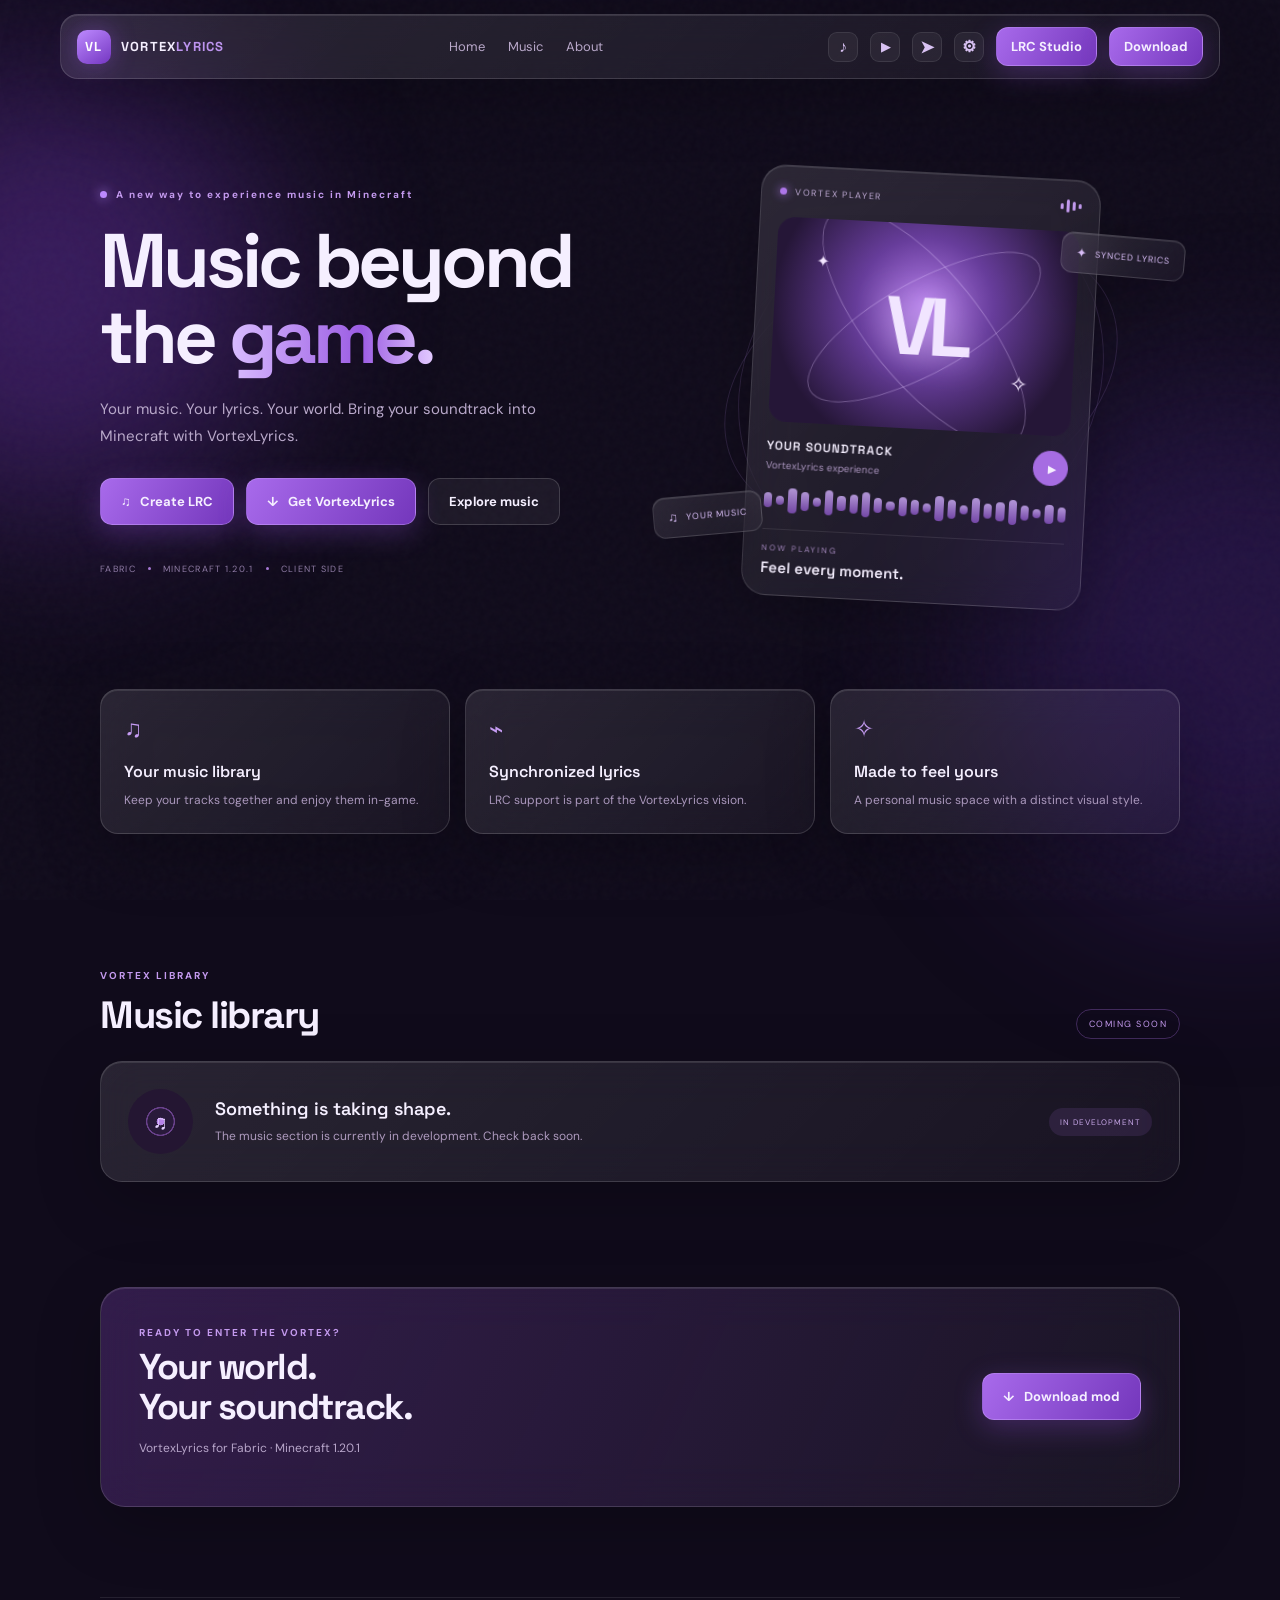
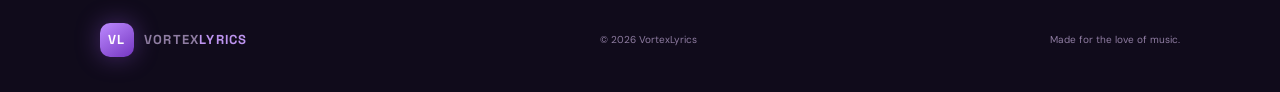
<file: index.html>
<!doctype html>
<html lang="en">
<head>
<meta charset="utf-8"><meta name="viewport" content="width=device-width,initial-scale=1">
<meta name="theme-color" content="#100b1b"><meta name="description" content="VortexLyrics — music and lyrics for Minecraft.">
<title>VortexLyrics</title>
<link rel="preconnect" href="https://fonts.googleapis.com"><link rel="preconnect" href="https://fonts.gstatic.com" crossorigin>
<link href="https://fonts.googleapis.com/css2?family=DM+Sans:wght@400;500;600;700&family=Space+Grotesk:wght@400;500;600;700&display=swap" rel="stylesheet">
<link rel="stylesheet" href="style.css">
</head>
<body>
<div class="ambient a1"></div><div class="ambient a2"></div><div class="grain"></div>
<header class="nav glass">
  <a class="brand" href="#home"><span class="mark">VL</span><span>VORTEX<span class="muted">LYRICS</span></span></a>
  <nav class="desktop-nav"><a href="#home" data-en="Home" data-ru="Главная">Home</a><a href="#music" data-en="Music" data-ru="Музыка">Music</a><a href="#about" data-en="About" data-ru="О проекте">About</a></nav>
  <div class="nav-right">
    <a class="social" href="#" data-social="tiktok" aria-label="TikTok" title="TikTok">♪</a>
    <a class="social yt" href="#" data-social="youtube" aria-label="YouTube" title="YouTube">▶</a>
    <a class="social tg" href="#" data-social="telegram" aria-label="Telegram" title="Telegram">➤</a>
    <button class="settings-open" id="settingsOpen" aria-label="Settings" title="Settings">⚙</button>
    <a class="button small" href="editor.html" data-en="LRC Studio" data-ru="LRC-редактор">LRC Studio</a><a class="button small" href="#download" data-en="Download" data-ru="Скачать">Download</a>
  </div>
</header>

<main id="home">
<section class="hero wrap">
  <div class="hero-copy">
    <div class="eyebrow"><span class="pulse"></span><span data-en="A new way to experience music in Minecraft" data-ru="Новый способ слушать музыку в Minecraft">A new way to experience music in Minecraft</span></div>
    <h1>Music beyond<br>the <span>game.</span></h1>
    <p data-en="Your music. Your lyrics. Your world. Bring your soundtrack into Minecraft with VortexLyrics." data-ru="Твоя музыка. Твои тексты. Твой мир. Добавь собственный саундтрек в Minecraft с VortexLyrics.">Your music. Your lyrics. Your world. Bring your soundtrack into Minecraft with VortexLyrics.</p>
    <div class="hero-buttons"><a class="button" href="editor.html"><span>♫</span> <span data-en="Create LRC" data-ru="Создать LRC">Create LRC</span></a><a class="button" href="#download"><span>↓</span> <span data-en="Get VortexLyrics" data-ru="Скачать VortexLyrics">Get VortexLyrics</span></a><a class="button ghost" href="#music" data-en="Explore music" data-ru="К музыке">Explore music</a></div>
    <div class="compat"><span>FABRIC</span><i></i><span>MINECRAFT 1.20.1</span><i></i><span>CLIENT SIDE</span></div>
  </div>
  <div class="hero-art">
    <div class="orbit orbit-one"></div><div class="orbit orbit-two"></div>
    <div class="visual-card glass">
      <div class="card-top"><span class="tiny-dot"></span><span>VORTEX PLAYER</span><span class="equalizer"><b></b><b></b><b></b><b></b></span></div>
      <div class="album"><div class="album-vl">VL</div><div class="spark s1">✦</div><div class="spark s2">✧</div></div>
      <div class="track"><div><strong>YOUR SOUNDTRACK</strong><small>VortexLyrics experience</small></div><span class="play">▶</span></div>
      <div class="wave"><span></span><span></span><span></span><span></span><span></span><span></span><span></span><span></span><span></span><span></span><span></span><span></span><span></span><span></span><span></span><span></span><span></span><span></span><span></span><span></span><span></span><span></span><span></span><span></span><span></span></div>
      <div class="lyric"><small>NOW PLAYING</small><strong>Feel every moment.</strong></div>
    </div>
    <div class="float-chip chip-one glass">✦ <span>SYNCED LYRICS</span></div><div class="float-chip chip-two glass">♫ <span>YOUR MUSIC</span></div>
  </div>
</section>

<section class="feature-row wrap" id="about">
  <article class="feature glass"><div class="feature-icon">♫</div><h3 data-en="Your music library" data-ru="Твоя музыкальная библиотека">Your music library</h3><p data-en="Keep your tracks together and enjoy them in-game." data-ru="Храни свои треки вместе и слушай их прямо в игре.">Keep your tracks together and enjoy them in-game.</p></article>
  <article class="feature glass"><div class="feature-icon">⌁</div><h3 data-en="Synchronized lyrics" data-ru="Синхронные тексты">Synchronized lyrics</h3><p data-en="LRC support is part of the VortexLyrics vision." data-ru="Поддержка LRC — часть задумки VortexLyrics.">LRC support is part of the VortexLyrics vision.</p></article>
  <article class="feature glass"><div class="feature-icon">✧</div><h3 data-en="Made to feel yours" data-ru="Настраивай под себя">Made to feel yours</h3><p data-en="A personal music space with a distinct visual style." data-ru="Личное музыкальное пространство с узнаваемым стилем.">A personal music space with a distinct visual style.</p></article>
</section>

<section class="music-section wrap" id="music">
  <div class="section-heading"><div><div class="eyebrow">VORTEX LIBRARY</div><h2 data-en="Music library" data-ru="Музыкальная библиотека">Music library</h2></div><span class="coming" data-en="COMING SOON" data-ru="СКОРО">COMING SOON</span></div>
  <div class="coming-card glass"><div class="vinyl">♫</div><div><h3 data-en="Something is taking shape." data-ru="Здесь скоро появится музыка.">Something is taking shape.</h3><p data-en="The music section is currently in development. Check back soon." data-ru="Раздел музыки пока в разработке. Загляни сюда позже.">The music section is currently in development. Check back soon.</p></div><span class="soon-pill" data-en="IN DEVELOPMENT" data-ru="В РАЗРАБОТКЕ">IN DEVELOPMENT</span></div>
</section>

<section class="download-section wrap" id="download">
  <div class="download-card glass"><div><div class="eyebrow" data-en="READY TO ENTER THE VORTEX?" data-ru="ГОТОВ ПОПРОБОВАТЬ?">READY TO ENTER THE VORTEX?</div><h2 data-en="Your world.<br>Your soundtrack." data-ru="Твой мир.<br>Твой саундтрек.">Your world.<br>Your soundtrack.</h2><p data-en="VortexLyrics for Fabric · Minecraft 1.20.1" data-ru="VortexLyrics для Fabric · Minecraft 1.20.1">VortexLyrics for Fabric · Minecraft 1.20.1</p></div><a class="button" href="#" id="downloadLink"><span>↓</span><span data-en="Download mod" data-ru="Скачать мод">Download mod</span></a></div>
</section>
</main>
<footer class="wrap footer"><a class="brand" href="#home"><span class="mark">VL</span><span>VORTEX<span class="muted">LYRICS</span></span></a><span>© <span id="year"></span> VortexLyrics</span><span data-en="Made for the love of music." data-ru="Создано с любовью к музыке.">Made for the love of music.</span></footer>

<div class="overlay" id="overlay" aria-hidden="true">
  <section class="settings glass" role="dialog" aria-modal="true" aria-labelledby="settingsTitle">
    <div class="settings-head"><div><div class="eyebrow">VORTEXLYRICS</div><h2 id="settingsTitle" data-en="Settings" data-ru="Настройки">Settings</h2></div><button id="settingsClose" class="close" aria-label="Close">×</button></div>
    <div class="setting-block"><label data-en="Appearance" data-ru="Оформление">Appearance</label><div class="choices"><button class="choice active" data-theme-choice="dark">◐ <span data-en="Violet dark" data-ru="Тёмная фиолетовая">Violet dark</span></button><button class="choice" data-theme-choice="light">☼ <span data-en="Light" data-ru="Светлая">Light</span></button></div></div>
    <div class="setting-block"><label data-en="Language" data-ru="Язык">Language</label><div class="choices"><button class="choice active" data-lang-choice="en">English</button><button class="choice" data-lang-choice="ru">Русский</button></div></div>
    <p class="settings-note" data-en="Your preferences are saved in this browser." data-ru="Настройки сохраняются в этом браузере.">Your preferences are saved in this browser.</p>
  </section>
</div>
<script src="script.js"></script>
</body></html>
</file>
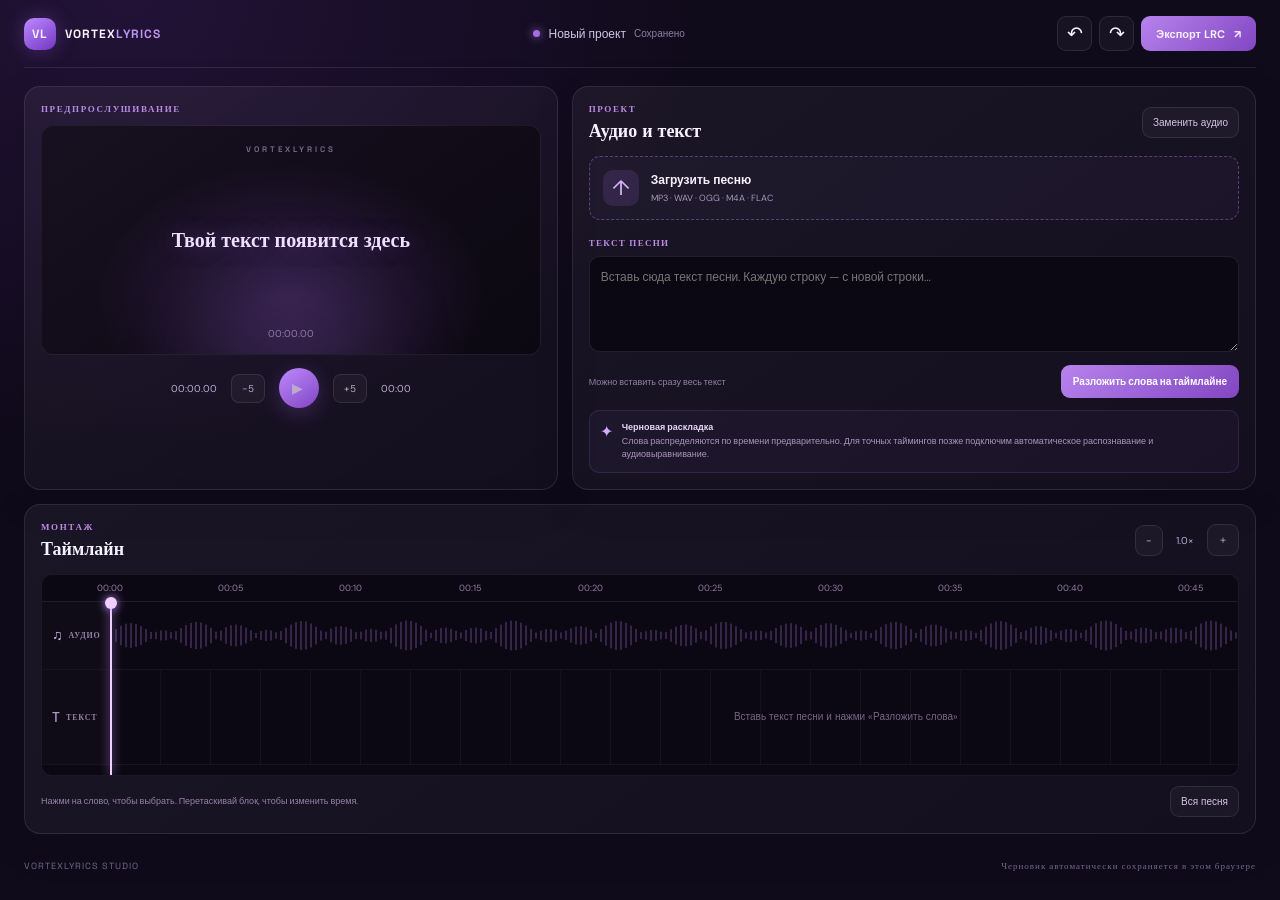
<file: editor.html>
<!doctype html>
<html lang="ru">
<head>
<meta charset="utf-8"><meta name="viewport" content="width=device-width,initial-scale=1,viewport-fit=cover">
<meta name="theme-color" content="#100b1b"><meta name="description" content="VortexLyrics Studio — пословный редактор синхронизации LRC.">
<title>VortexLyrics Studio</title>
<link rel="preconnect" href="https://fonts.googleapis.com"><link rel="preconnect" href="https://fonts.gstatic.com" crossorigin>
<link href="https://fonts.googleapis.com/css2?family=DM+Sans:wght@400;500;600;700&family=Space+Grotesk:wght@400;500;600;700&display=swap" rel="stylesheet">
<link rel="stylesheet" href="editor.css">
</head>
<body>
<div class="app-shell">
<header class="topbar">
  <a class="brand" href="index.html"><span class="mark">VL</span><span>VORTEX<span class="muted">LYRICS</span></span></a>
  <div class="project-name"><i class="status-dot"></i><span id="projectTitle">Новый проект</span><small id="saveState">Не сохранено</small></div>
  <div class="top-actions"><button class="icon-btn" id="undoBtn" aria-label="Отменить" title="Отменить">↶</button><button class="icon-btn" id="redoBtn" aria-label="Повторить" title="Повторить">↷</button><button class="export-btn" id="exportBtn">Экспорт LRC <span>↗</span></button></div>
</header>
<main class="studio">
  <section class="preview panel">
    <div class="section-kicker">ПРЕДПРОСЛУШИВАНИЕ</div>
    <div class="preview-screen"><div class="preview-glow"></div><span class="preview-label">VORTEXLYRICS</span><div class="preview-lyrics"><span id="previewPrevious"></span><strong id="previewCurrent">Твой текст появится здесь</strong><span id="previewNext"></span></div><span class="preview-time" id="previewTime">00:00.00</span></div>
    <div class="transport"><span id="currentTime">00:00.00</span><button class="transport-btn" id="backBtn" title="Назад на 5 секунд">−5</button><button class="play-btn" id="playBtn" aria-label="Воспроизвести">▶</button><button class="transport-btn" id="forwardBtn" title="Вперёд на 5 секунд">+5</button><span id="totalTime">00:00</span></div>
  </section>

  <section class="media panel">
    <div class="section-title"><div><div class="section-kicker">ПРОЕКТ</div><h1>Аудио и текст</h1></div><button class="subtle-btn" id="replaceAudio">Заменить аудио</button></div>
    <label class="upload" id="dropzone" for="audioInput"><input id="audioInput" type="file" accept="audio/*,.mp3,.wav,.ogg,.m4a,.flac"><span class="upload-icon">↑</span><span><b>Загрузить песню</b><small>MP3 · WAV · OGG · M4A · FLAC</small></span></label>
    <div class="track-meta hidden" id="trackInfo"><div class="cover">♫</div><div class="track-copy"><b id="trackName">Трек</b><small id="trackDuration">00:00</small></div></div>
    <audio id="audio" preload="metadata"></audio>
    <div class="text-entry"><label for="lyricsInput">ТЕКСТ ПЕСНИ</label><textarea id="lyricsInput" rows="4" placeholder="Вставь сюда текст песни. Каждую строку — с новой строки…"></textarea><div class="text-actions"><span>Можно вставить сразу весь текст</span><button class="primary-btn" id="buildTimeline">Разложить слова на таймлайне</button></div></div>
    <div class="notice"><span>✦</span><p><b>Черновая раскладка</b><br>Слова распределяются по времени предварительно. Для точных таймингов позже подключим автоматическое распознавание и аудиовыравнивание.</p></div>
  </section>

  <section class="timeline panel">
    <div class="timeline-top"><div><div class="section-kicker">МОНТАЖ</div><h2>Таймлайн</h2></div><div class="timeline-actions"><button class="subtle-btn" id="zoomOut">−</button><span id="zoomLabel">1.0×</span><button class="subtle-btn" id="zoomIn">＋</button></div></div>
    <div class="timeline-scroll" id="timelineScroll"><div class="timeline-inner" id="timelineInner">
      <div class="ruler" id="ruler"></div>
      <div class="track-row audio-track"><div class="track-label">♫ <span>АУДИО</span></div><div class="track-content" id="audioTrack"><canvas id="waveCanvas"></canvas></div></div>
      <div class="track-row words-track"><div class="track-label">T <span>ТЕКСТ</span></div><div class="track-content word-track-content" id="wordTrack"><div class="empty-track">Сначала добавь текст песни</div></div></div>
      <div class="timeline-cursor" id="timelineCursor"><div></div></div>
    </div></div>
    <div class="timeline-bottom"><span>Нажми на слово, чтобы выбрать. Перетаскивай блок, чтобы изменить время.</span><button class="subtle-btn" id="fitTimeline">Вся песня</button></div>
    <div class="selected-word hidden" id="selectedWordPanel"><div class="selected-word-head"><b>Выбранное слово</b><button id="deleteWord" class="delete-btn">Удалить</button></div><input id="selectedWordText" type="text" aria-label="Текст слова"><div class="time-fields"><label>Начало <input id="wordStart" type="number" min="0" step="0.01"></label><label>Длительность <input id="wordDuration" type="number" min="0.05" step="0.01"></label></div></div>
  </section>
</main>
<footer class="footer"><span>VORTEXLYRICS STUDIO</span><span>Черновик автоматически сохраняется в этом браузере</span></footer>
</div>
<div class="mobile-tools"><button id="mobilePlay">▶<small>Пуск</small></button><button id="mobileText">T<small>Текст</small></button><button id="mobileFit">↔<small>Вся песня</small></button><button id="mobileExport">⇧<small>Экспорт</small></button></div>
<div class="toast" id="toast" role="status"></div>
<script src="editor.js"></script>
</body></html>
</file>
<file: style.css>
*{box-sizing:border-box}html{scroll-behavior:smooth}body{margin:0;background:#100b1b;color:#f5efff;font-family:"DM Sans",sans-serif;overflow-x:hidden;transition:background .35s,color .35s}body.light{background:#eee8f7;color:#241632}a{color:inherit;text-decoration:none}button{font:inherit;color:inherit;cursor:pointer}.ambient{position:fixed;z-index:-2;filter:blur(90px);border-radius:50%;pointer-events:none;opacity:.42}.a1{width:440px;height:440px;background:#7134b9;top:70px;left:-170px}.a2{width:520px;height:520px;background:#402078;right:-220px;top:390px}.grain{position:fixed;inset:0;pointer-events:none;z-index:-1;opacity:.12;background-image:url("data:image/svg+xml,%3Csvg viewBox='0 0 180 180' xmlns='http://www.w3.org/2000/svg'%3E%3Cfilter id='n'%3E%3CfeTurbulence type='fractalNoise' baseFrequency='.8' numOctaves='3' stitchTiles='stitch'/%3E%3C/filter%3E%3Crect width='100%25' height='100%25' filter='url(%23n)' opacity='.22'/%3E%3C/svg%3E")}.glass{background:linear-gradient(135deg,rgba(255,255,255,.105),rgba(255,255,255,.035));border:1px solid rgba(255,255,255,.14);box-shadow:0 18px 65px rgba(0,0,0,.22),inset 0 1px rgba(255,255,255,.1);backdrop-filter:blur(22px);-webkit-backdrop-filter:blur(22px)}.nav{position:sticky;top:14px;z-index:5;max-width:1160px;width:calc(100% - 40px);margin:14px auto 0;border-radius:18px;padding:12px 16px;display:flex;align-items:center;justify-content:space-between}.brand{display:flex;align-items:center;gap:10px;font:700 13px "Space Grotesk";letter-spacing:1.2px}.mark{display:grid;place-items:center;width:34px;height:34px;border-radius:10px;background:linear-gradient(145deg,#bd8aff,#7436c1);box-shadow:0 0 24px #9b5be866;color:white;font-size:13px}.muted{color:#bd94ef}.desktop-nav,.nav-right{display:flex;align-items:center;gap:23px}.desktop-nav a{font-size:13px;color:#b9a9ca;transition:.2s}.desktop-nav a:hover{color:white}.nav-right{gap:12px}.social,.settings-open{display:grid;place-items:center;width:30px;height:30px;border-radius:9px;color:#d9c2f3;background:rgba(255,255,255,.055);border:1px solid rgba(255,255,255,.09);font-weight:700;transition:.2s}.social:hover,.settings-open:hover{background:#9257cf;transform:translateY(-2px)}.yt{font-size:12px}.tg{font-size:17px}.settings-open{font-size:16px}.button{display:inline-flex;align-items:center;justify-content:center;gap:9px;padding:14px 20px;border-radius:12px;background:linear-gradient(120deg,#a86aeb,#7437bc);box-shadow:0 8px 28px #884bc955;border:1px solid #d5b3ff55;font-weight:700;font-size:13px;transition:transform .25s,box-shadow .25s}.button:hover{transform:translateY(-3px);box-shadow:0 12px 34px #a15cf477}.button.small{padding:10px 14px}.button.ghost{background:rgba(255,255,255,.055);box-shadow:none;border:1px solid rgba(255,255,255,.16)}.wrap{max-width:1080px;width:calc(100% - 48px);margin:auto}.hero{min-height:610px;display:grid;grid-template-columns:1fr 1fr;align-items:center;gap:45px;padding-top:65px;padding-bottom:70px}.eyebrow{font-size:10px;letter-spacing:2px;font-weight:700;color:#c49aef;display:flex;align-items:center;gap:9px}.pulse{width:7px;height:7px;border-radius:50%;background:#bd8aff;box-shadow:0 0 12px #bd8aff}.hero h1{font:700 clamp(48px,6vw,76px)/.99 "Space Grotesk";letter-spacing:-4px;margin:22px 0}.hero h1 span{background:linear-gradient(90deg,#d9bdff,#9b5ce3 65%,#e2c9ff);color:transparent;background-clip:text}.hero-copy>p{max-width:440px;color:#b9a9ca;font-size:15px;line-height:1.8}.hero-buttons{display:flex;gap:12px;margin-top:28px}.compat{display:flex;align-items:center;gap:12px;margin-top:38px;color:#8f7ca5;font-size:9px;letter-spacing:1.3px}.compat i{height:3px;width:3px;border-radius:50%;background:#a779d7}.hero-art{height:420px;display:grid;place-items:center;position:relative}.orbit{position:absolute;border:1px solid #b88be52a;border-radius:50%;transform:rotate(-22deg)}.orbit-one{width:410px;height:270px}.orbit-two{width:340px;height:390px;transform:rotate(45deg)}.visual-card{position:relative;width:min(340px,90%);border-radius:25px;padding:18px;transform:rotate(3deg);animation:float 6s ease-in-out infinite}.card-top{display:flex;align-items:center;gap:8px;color:#bda8d2;font-size:9px;letter-spacing:1.7px}.tiny-dot{width:7px;height:7px;background:#ad76e9;border-radius:50%;box-shadow:0 0 10px #ad76e9}.equalizer{margin-left:auto;display:flex;align-items:center;gap:3px;height:15px}.equalizer b{width:3px;border-radius:4px;background:#c39aef;animation:eq .8s ease-in-out infinite alternate}.equalizer b:nth-child(1){height:6px}.equalizer b:nth-child(2){height:13px;animation-delay:.2s}.equalizer b:nth-child(3){height:9px;animation-delay:.4s}.equalizer b:nth-child(4){height:5px;animation-delay:.1s}.album{height:205px;margin:18px 0 15px;border-radius:17px;display:grid;place-items:center;position:relative;overflow:hidden;background:radial-gradient(circle at 50% 40%,#b37be9 0,#673d9b 35%,#251637 78%)}.album:before,.album:after{content:"";position:absolute;border:1px solid #e4caff55;border-radius:50%;width:260px;height:90px;transform:rotate(-32deg)}.album:after{transform:rotate(48deg);width:290px;height:110px}.album-vl{font:700 82px "Space Grotesk";letter-spacing:-8px;color:#f1e5ff;text-shadow:0 0 35px #e6caffaa}.spark{position:absolute;color:#f4e7ff}.s1{top:32px;left:40px}.s2{right:45px;bottom:35px;font-size:22px}.track{display:flex;justify-content:space-between;align-items:center}.track strong,.track small{display:block}.track strong{font:600 12px "Space Grotesk";letter-spacing:1px}.track small{font-size:10px;color:#a994bd;margin-top:5px}.play{display:grid;place-items:center;width:35px;height:35px;border-radius:50%;background:#a66ce2;font-size:11px;padding-left:2px}.wave{height:27px;display:flex;align-items:center;gap:4px;margin:15px 0}.wave span{flex:1;border-radius:4px;background:linear-gradient(#d5b4ff,#8852c4);height:var(--h,35%);opacity:.8}.wave span:nth-child(3n){--h:90%}.wave span:nth-child(3n + 1){--h:55%}.wave span:nth-child(4n){--h:72%}.lyric{border-top:1px solid #ffffff17;padding-top:13px}.lyric small,.lyric strong{display:block}.lyric small{font-size:8px;letter-spacing:2px;color:#a58abf}.lyric strong{font:600 15px "Space Grotesk";margin-top:5px}.float-chip{position:absolute;padding:11px 14px;border-radius:12px;color:#d8bdf6;font-size:13px;display:flex;gap:8px;align-items:center}.float-chip span{font-size:9px;letter-spacing:1px}.chip-one{top:64px;right:-5px;transform:rotate(5deg)}.chip-two{bottom:57px;left:-10px;transform:rotate(-5deg)}@keyframes float{50%{transform:translateY(-12px) rotate(1deg)}}@keyframes eq{to{height:3px}}.feature-row{display:grid;grid-template-columns:repeat(3,1fr);gap:15px;margin-bottom:115px}.feature{border-radius:18px;padding:23px;transition:.25s}.feature:hover{transform:translateY(-5px);border-color:#c49aef66}.feature-icon{font-size:24px;color:#c69cf3}.feature h3{font:600 16px "Space Grotesk";margin:17px 0 8px}.feature p{font-size:12px;line-height:1.7;color:#aa98bc;margin:0}.music-section{padding:20px 0 100px}.section-heading{display:flex;justify-content:space-between;align-items:end;margin-bottom:22px}.section-heading h2,.download-card h2{font:700 38px "Space Grotesk";letter-spacing:-1.5px;margin:9px 0 0}.coming{font-size:9px;letter-spacing:1.5px;color:#c59bf0;border:1px solid #a66cdb55;border-radius:20px;padding:8px 12px}.coming-card{border-radius:22px;padding:27px;display:flex;align-items:center;gap:22px}.vinyl{width:65px;height:65px;flex:none;border-radius:50%;display:grid;place-items:center;background:radial-gradient(circle,#b783e9 0 8%,#291a3b 9% 28%,#69418b 29% 31%,#241632 32%);font-size:20px;color:#e4cfff}.coming-card h3{font:600 18px "Space Grotesk";margin:0 0 7px}.coming-card p{font-size:12px;color:#ad9abd;margin:0;line-height:1.6}.soon-pill{margin-left:auto;white-space:nowrap;font-size:8px;letter-spacing:1px;color:#c8a8e9;background:#a36bd522;padding:9px 11px;border-radius:20px}.download-section{padding:5px 0 90px}.download-card{border-radius:25px;padding:38px;display:flex;align-items:center;justify-content:space-between;gap:25px;background:linear-gradient(115deg,rgba(116,62,166,.35),rgba(255,255,255,.045))}.download-card h2{font-size:36px;line-height:1.1}.download-card p{font-size:12px;color:#b8a6ca}.footer{padding:25px 0 35px;border-top:1px solid #ffffff18;display:flex;justify-content:space-between;align-items:center;color:#8f7da2;font-size:10px}.overlay{position:fixed;inset:0;z-index:20;display:grid;place-items:center;padding:20px;background:#08050dbb;backdrop-filter:blur(8px);opacity:0;visibility:hidden;transition:.25s}.overlay.open{opacity:1;visibility:visible}.settings{width:min(430px,100%);border-radius:22px;padding:25px;background:linear-gradient(145deg,rgba(45,29,65,.96),rgba(23,15,35,.96))}.settings-head{display:flex;justify-content:space-between;align-items:start;margin-bottom:25px}.settings-head h2{font:700 27px "Space Grotesk";margin:6px 0}.close{border:0;background:#ffffff12;width:32px;height:32px;border-radius:9px;font-size:22px}.setting-block{margin:20px 0}.setting-block label{display:block;font-size:12px;font-weight:700;color:#cbb6df;margin-bottom:11px}.choices{display:flex;gap:9px}.choice{border:1px solid #ffffff1b;background:#ffffff08;border-radius:10px;padding:11px 13px;font-size:12px;flex:1;text-align:center}.choice.active{border-color:#b77ce8;background:#9856d533;color:#ead9ff}.settings-note{font-size:10px;color:#9d8aaf;margin:23px 0 0}.light .glass{background:linear-gradient(135deg,rgba(255,255,255,.76),rgba(255,255,255,.43));border-color:#ffffffc9;box-shadow:0 18px 65px #57436a1a,inset 0 1px white}.light .ambient{opacity:.2}.light .hero-copy>p,.light .feature p,.light .coming-card p,.light .download-card p{color:#665675}.light .desktop-nav a,.light .compat,.light .footer{color:#746481}.light .visual-card{color:#fff;background:linear-gradient(135deg,#ffffff30,#ffffff10);border-color:#ffffff70}.light .settings{background:#f5effc}.light .setting-block label,.light .settings-note{color:#655275}.light .choice{color:#39274c;background:#ffffff99;border-color:#d9cbe7}.light .choice.active{background:#eadcff;border-color:#9660c5}.light .close{color:#39274c;background:#e7dced}.light .brand{color:#28183a}.light .coming-card h3,.light .feature h3{color:#2d1d3e}
@media(max-width:760px){.nav{width:calc(100% - 22px);top:8px;margin-top:8px;padding:10px 11px}.desktop-nav{display:none}.nav-right{gap:6px}.social,.settings-open{width:28px;height:28px}.button.small{padding:9px 10px;font-size:11px}.hero{grid-template-columns:1fr;padding-top:75px;gap:5px}.hero h1{font-size:58px}.hero-art{height:390px}.feature-row{grid-template-columns:1fr;margin-bottom:75px}.feature{padding:19px}.coming-card{align-items:flex-start;flex-wrap:wrap;padding:20px}.soon-pill{margin-left:87px}.download-card{padding:25px;align-items:flex-start;flex-direction:column}.download-card h2{font-size:32px}.footer{gap:12px;flex-wrap:wrap}.footer>span:last-child{width:100%}.chip-one{right:0}.chip-two{left:0}}@media(max-width:390px){.brand{font-size:11px}.social{width:25px;height:25px}.nav-right{gap:4px}.hero h1{font-size:49px}.hero-buttons{flex-wrap:wrap}.compat{font-size:8px;gap:7px}.section-heading h2{font-size:31px}}
</file>
<file: editor.css>
:root{color-scheme:dark;--bg:#100b1b;--panel:#1b1428;--panel2:#241a34;--line:#ffffff18;--text:#f7f1ff;--muted:#a997bc;--purple:#a66ce2;--purple2:#c39af0;--pink:#e5a9ff}*{box-sizing:border-box}body{margin:0;background:radial-gradient(ellipse at 10% 0%,#45216c55,transparent 35%),var(--bg);color:var(--text);font-family:'DM Sans',sans-serif;min-height:100vh}button,input,textarea{font:inherit}button{color:inherit;cursor:pointer}.app-shell{max-width:1500px;margin:auto;padding:0 24px}.topbar{height:68px;display:flex;align-items:center;gap:20px;border-bottom:1px solid var(--line)}.brand{display:flex;align-items:center;gap:9px;text-decoration:none;color:var(--text);font:700 12px 'Space Grotesk';letter-spacing:1px;white-space:nowrap}.mark{width:32px;height:32px;border-radius:10px;background:linear-gradient(145deg,#bd8aff,#7436c1);display:grid;place-items:center;box-shadow:0 0 20px #9b5be855}.muted{color:#bd94ef}.project-name{margin:auto;display:flex;align-items:center;gap:8px;color:#d3c3e2;font-size:12px;min-width:0}.project-name span{overflow:hidden;text-overflow:ellipsis;white-space:nowrap;max-width:220px}.project-name small{color:#8f7da2;font-size:10px}.status-dot{width:7px;height:7px;border-radius:50%;background:#a66ce2;box-shadow:0 0 10px #a66ce2}.top-actions{display:flex;gap:7px}.icon-btn,.export-btn,.subtle-btn{border:1px solid var(--line);background:#ffffff09;border-radius:9px}.icon-btn{width:35px;height:35px;font-size:19px}.export-btn{background:linear-gradient(135deg,#b783ed,#8246c2);border:0;padding:0 15px;font-size:11px;font-weight:700}.export-btn span{margin-left:6px}.studio{display:grid;grid-template-columns:minmax(260px,.78fr) minmax(330px,1fr);gap:14px;padding:18px 0}.panel{background:linear-gradient(145deg,#ffffff0c,#ffffff05);border:1px solid var(--line);border-radius:16px;padding:16px;min-width:0;box-shadow:0 12px 40px #0002}.preview{grid-column:1;grid-row:1}.media{grid-column:2;grid-row:1}.section-kicker{font:600 9px 'Space Grotesk';letter-spacing:1.6px;color:#b98be7}.preview-screen{height:230px;margin-top:10px;border-radius:12px;background:radial-gradient(ellipse at 50% 75%,#633b8d66,transparent 55%),linear-gradient(145deg,#171020,#0b0811);border:1px solid #ffffff12;display:flex;align-items:center;justify-content:center;flex-direction:column;position:relative;overflow:hidden;padding:22px;text-align:center}.preview-glow{position:absolute;width:170px;height:170px;border-radius:50%;background:#a66ce222;filter:blur(45px);bottom:-100px}.preview-label{font:600 8px 'Space Grotesk';letter-spacing:3px;color:#806b98;position:absolute;top:18px}.preview-lyrics{display:flex;flex-direction:column;gap:10px;z-index:1}.preview-lyrics span{font-size:12px;color:#756583;min-height:14px}.preview-lyrics strong{font:600 20px 'Space Grotesk';color:#f1dfff;text-shadow:0 0 25px #b783ed66}.preview-time{position:absolute;bottom:14px;font-size:10px;color:#8d7a9e;font-variant-numeric:tabular-nums}.transport{display:flex;align-items:center;justify-content:center;gap:14px;padding-top:13px;color:#bba9ce;font-size:10px;font-variant-numeric:tabular-nums}.play-btn{width:40px;height:40px;border:0;border-radius:50%;background:linear-gradient(145deg,#bd8aff,#8145c2);font-size:14px;padding-left:3px;box-shadow:0 5px 20px #8b4dc555}.transport-btn{border:1px solid var(--line);background:#ffffff09;border-radius:8px;padding:7px 10px;font-size:10px}.section-title,.timeline-top{display:flex;align-items:center;justify-content:space-between;gap:10px}.section-title h1,.timeline-top h2{font:600 18px 'Space Grotesk';margin:4px 0 0}.subtle-btn{padding:8px 10px;color:#d6c3e8;font-size:10px}.upload{display:flex;align-items:center;gap:12px;padding:13px;border:1px dashed #a66ce277;background:#a66ce20b;border-radius:11px;margin-top:14px;cursor:pointer}.upload input{display:none}.upload-icon{width:36px;height:36px;border-radius:10px;background:#a66ce226;color:#d7b7fa;display:grid;place-items:center;font-size:21px}.upload b,.upload small{display:block}.upload b{font-size:12px}.upload small{font-size:9px;color:var(--muted);margin-top:4px}.track-meta{display:flex;align-items:center;gap:10px;margin-top:12px}.cover{width:38px;height:38px;border-radius:9px;background:radial-gradient(circle,#bd8aff,#4b286e);display:grid;place-items:center}.track-copy{display:flex;flex-direction:column;gap:3px;min-width:0}.track-copy b{font-size:11px;overflow:hidden;text-overflow:ellipsis;white-space:nowrap}.track-copy small{font-size:9px;color:var(--muted)}.text-entry{margin-top:17px}.text-entry>label{display:block;font:600 9px 'Space Grotesk';letter-spacing:1.3px;color:#b98be7;margin-bottom:7px}.text-entry textarea{width:100%;resize:vertical;min-height:95px;border:1px solid var(--line);border-radius:10px;background:#0c0813;color:var(--text);padding:11px;font-size:12px;line-height:1.5;outline:none}.text-entry textarea:focus,.selected-word input:focus{border-color:#a66ce288}.text-actions{display:flex;align-items:center;justify-content:space-between;gap:8px;margin-top:8px}.text-actions>span{font-size:9px;color:#9381a5}.primary-btn{border:0;border-radius:9px;background:linear-gradient(135deg,#b783ed,#8246c2);color:white;padding:10px 12px;font-size:10px;font-weight:700}.notice{display:flex;gap:9px;margin-top:12px;padding:10px;border:1px solid #a66ce22b;background:#a66ce20b;border-radius:10px}.notice>span{color:#d5aaff}.notice p{margin:0;color:#a995ba;font-size:9px;line-height:1.5}.notice b{color:#e8d8f7}.timeline{grid-column:1/-1;padding:16px}.timeline-actions{display:flex;align-items:center;gap:7px}.timeline-actions span{font-size:10px;color:#bca9d0;min-width:30px;text-align:center}.timeline-scroll{overflow-x:auto;overflow-y:hidden;margin-top:14px;border:1px solid #ffffff12;border-radius:11px;background:#0c0813;touch-action:pan-x pan-y;scrollbar-color:#65477f #160f20;scrollbar-width:thin}.timeline-inner{position:relative;min-width:100%;width:100%;padding-bottom:10px}.ruler{height:27px;position:relative;border-bottom:1px solid #ffffff16;color:#8f7da2;font-size:9px}.ruler span{position:absolute;top:7px;transform:translateX(-50%);font-variant-numeric:tabular-nums}.track-row{display:flex;min-height:68px;border-bottom:1px solid #ffffff0d}.track-label{width:68px;flex:0 0 68px;display:flex;align-items:center;gap:6px;padding-left:10px;background:#ffffff05;color:#d8b9f5;font-size:14px}.track-label span{font:600 8px 'Space Grotesk';letter-spacing:.8px;color:#9581a9}.track-content{position:relative;flex:1;min-width:0;overflow:hidden}.audio-track{height:68px}.words-track{height:95px}.word-track-content{background-image:linear-gradient(to right,#ffffff0b 1px,transparent 1px);background-size:50px 100%}.empty-track{position:absolute;inset:0;display:grid;place-items:center;color:#776587;font-size:10px;pointer-events:none}.word-block{position:absolute;top:16px;height:55px;min-width:35px;border:1px solid #b783ed88;border-radius:8px;background:linear-gradient(145deg,#7544a0,#482866);color:#fff;padding:7px 8px 5px;text-align:left;overflow:hidden;touch-action:none;user-select:none;box-shadow:0 4px 12px #0003}.word-block.selected{border:1px solid #f0c9ff;background:linear-gradient(145deg,#a66ce2,#69409b);box-shadow:0 0 0 2px #b783ed33,0 5px 15px #0005}.word-block small{display:block;font-size:8px;color:#ead7fa99;margin-top:4px}.word-block b{font-size:10px;white-space:nowrap}.wave-canvas{width:100%;height:100%;display:block;opacity:.9}.timeline-cursor{position:absolute;z-index:5;top:26px;bottom:0;left:68px;width:2px;background:#f0cfff;box-shadow:0 0 10px #bd8aff;pointer-events:none}.timeline-cursor div{position:absolute;top:-4px;left:-5px;width:12px;height:12px;border-radius:50%;background:#f0cfff;box-shadow:0 0 10px #bd8aff}.timeline-bottom{display:flex;align-items:center;justify-content:space-between;gap:10px;padding-top:10px;color:#9582a8;font-size:9px}.selected-word{margin-top:12px;border:1px solid #a66ce244;background:#a66ce20b;border-radius:11px;padding:12px}.selected-word-head{display:flex;justify-content:space-between;align-items:center;font-size:11px;margin-bottom:9px}.delete-btn{border:0;background:transparent;color:#d99aa8;font-size:10px}.selected-word>input,.time-fields input{width:100%;background:#0c0813;border:1px solid #ffffff1c;border-radius:8px;color:#f5eaff;padding:9px;font-size:12px;outline:none}.time-fields{display:grid;grid-template-columns:1fr 1fr;gap:9px;margin-top:9px}.time-fields label{font-size:9px;color:#a995ba}.time-fields input{display:block;margin-top:5px}.footer{display:flex;justify-content:space-between;color:#78678b;font:9px 'Space Grotesk';letter-spacing:1px;padding:0 0 18px}.mobile-tools{display:none}.hidden{display:none!important}.toast{position:fixed;left:50%;bottom:22px;transform:translate(-50%,15px);opacity:0;pointer-events:none;background:#2b1c3d;border:1px solid #a66ce266;border-radius:11px;padding:11px 15px;color:#f1e6fc;font-size:11px;transition:.2s;z-index:20;max-width:calc(100% - 30px);text-align:center}.toast.show{opacity:1;transform:translate(-50%,0)}
@media(max-width:760px){body{padding-bottom:68px}.app-shell{padding:0 10px}.topbar{height:56px;gap:8px}.brand{font-size:9px;gap:6px}.mark{width:28px;height:28px}.project-name{gap:5px;font-size:10px}.project-name span{max-width:95px}.project-name small{display:none}.top-actions{gap:5px}.icon-btn{width:30px;height:30px;font-size:16px}.export-btn{height:31px;padding:0 9px;font-size:9px}.studio{display:flex;flex-direction:column;gap:10px;padding:10px 0}.panel{padding:12px;border-radius:13px}.preview{order:1}.preview-screen{height:165px;margin-top:8px}.preview-lyrics strong{font-size:18px}.transport{padding-top:9px;gap:11px}.play-btn{width:38px;height:38px}.media{order:2}.section-title h1,.timeline-top h2{font-size:16px}.text-actions{align-items:flex-start;flex-direction:column}.text-actions .primary-btn{width:100%;padding:12px}.timeline{order:3;padding:12px}.timeline-top{align-items:center}.timeline-scroll{margin-top:11px;margin-left:-2px;margin-right:-2px}.timeline-inner{min-width:720px}.track-label{width:54px;flex-basis:54px;padding-left:7px}.timeline-cursor{left:54px}.timeline-bottom{align-items:flex-start;line-height:1.4}.timeline-bottom>span{max-width:75%}.selected-word{padding:10px}.footer{font-size:7px;gap:8px;line-height:1.5}.mobile-tools{position:fixed;z-index:10;bottom:0;left:0;right:0;height:62px;padding:5px 10px calc(5px + env(safe-area-inset-bottom));background:#171020f5;border-top:1px solid #ffffff1c;display:flex;justify-content:space-around;backdrop-filter:blur(14px)}.mobile-tools button{border:0;background:transparent;min-width:55px;color:#e8d8f7;font-size:17px;display:flex;flex-direction:column;align-items:center;gap:2px}.mobile-tools small{font-size:8px;color:#a995ba}.toast{bottom:75px}}
@media(min-width:761px){.studio{align-items:start}.preview,.media{min-height:100%}.timeline{margin-bottom:8px}}
</file>
